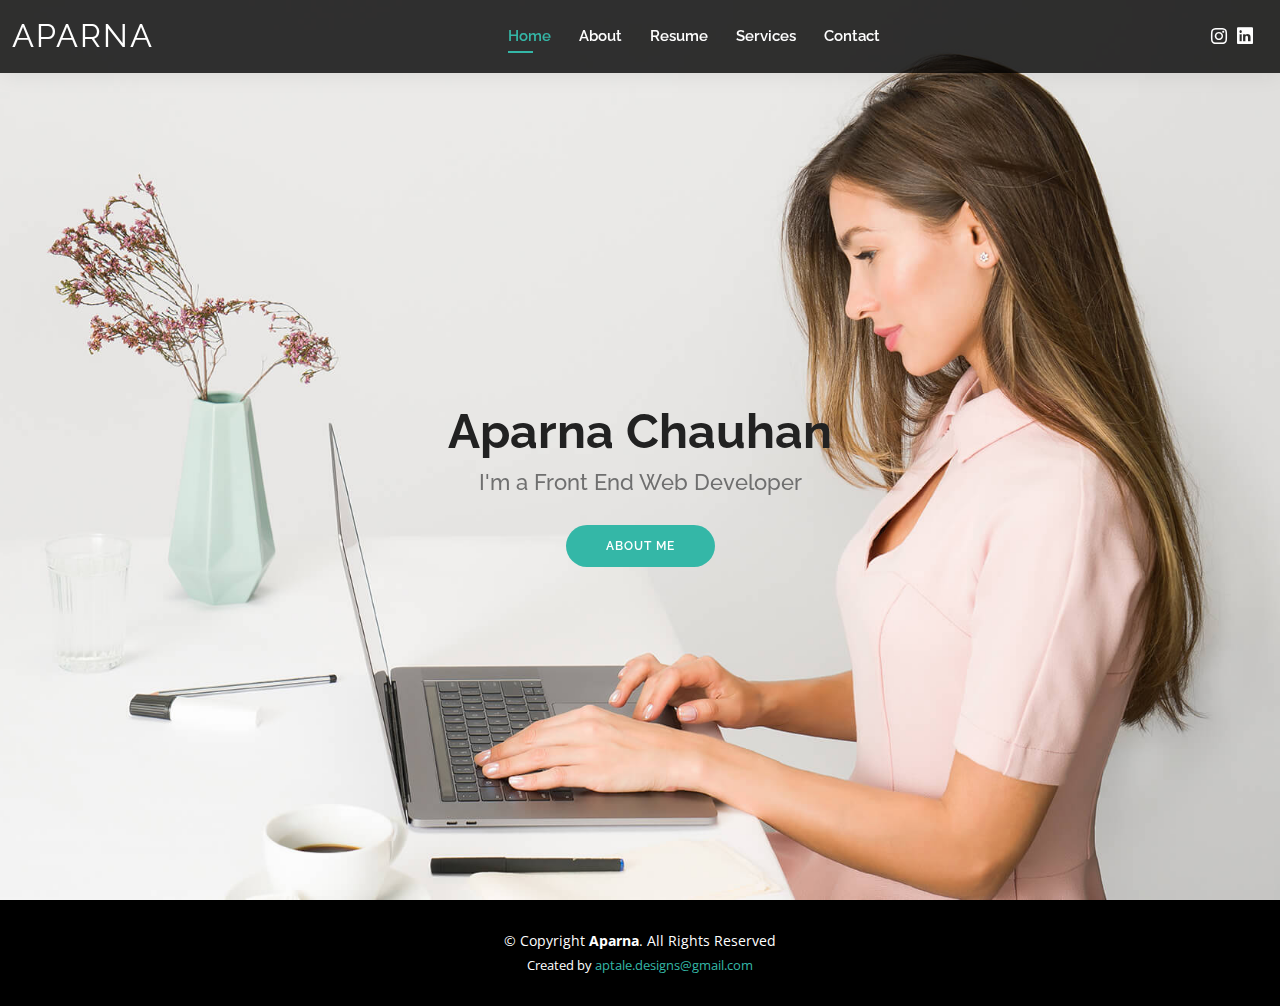
<file: index.html>
<!DOCTYPE html>
<html lang="en">

<head>
  <meta charset="utf-8">
  <meta content="width=device-width, initial-scale=1.0" name="viewport">

  <title>Aparna - Index</title>
  <meta content="" name="description">
  <meta content="" name="keywords">

  <!-- Favicons 
  <link href="assets/img/favicon.png" rel="icon">
  <link href="assets/img/apple-touch-icon.png" rel="apple-touch-icon">-->

  <!-- Google Fonts -->
  <link href="https://fonts.googleapis.com/css?family=Open+Sans:300,300i,400,400i,600,600i,700,700i|Raleway:300,300i,400,400i,500,500i,600,600i,700,700i|Poppins:300,300i,400,400i,500,500i,600,600i,700,700i" rel="stylesheet">

  <!-- Vendor CSS Files -->
  <link href="vendor/aos/aos.css" rel="stylesheet">
  <link href="vendor/bootstrap/css/bootstrap.min.css" rel="stylesheet">
  <link href="vendor/bootstrap-icons/bootstrap-icons.css" rel="stylesheet">
  <link href="vendor/boxicons/css/boxicons.min.css" rel="stylesheet">
  <link href="vendor/glightbox/css/glightbox.min.css" rel="stylesheet">
  <link href="vendor/swiper/swiper-bundle.min.css" rel="stylesheet">

  <!-- Template Main CSS File -->
  <link href="assets/css/style.css" rel="stylesheet">

</head>

<body>

  <!-- ======= Header ======= -->
  <header id="header" class="fixed-top">
    <div class="container-fluid d-flex justify-content-between align-items-center">
      <h1 class="logo me-auto me-lg-0"><a href="index.html">Aparna</a></h1>

      <nav id="navbar" class="navbar order-last order-lg-0">
        <ul>
          <li><a class="active" href="index.html">Home</a></li>
          <li><a href="about.html">About</a></li>
          <li><a href="resume.html">Resume</a></li>
          <li><a href="services.html">Services</a></li>
          <li><a href="contact.html">Contact</a></li>
        </ul>
        
      </nav><!-- .navbar -->

      <div class="header-social-links">
        <a href="https://www.instagram.com/aptale_designs._/" class="instagram"><i class="bi bi-instagram"></i></a>
        <a href="https://www.linkedin.com/in/aparna-chauhan-863078229/" class="linkedin"><i class="bi bi-linkedin"></i></i></a>
      </div>

    </div>

  </header><!-- End Header -->

  <!-- ======= Hero Section ======= -->
  <section id="hero" class="d-flex align-items-center">
    <div class="container d-flex flex-column align-items-center" data-aos="zoom-in" data-aos-delay="100">
      <h1>Aparna Chauhan</h1>
      <h2>I'm a Front End Web Developer</h2>
      <a href="about.html" class="btn-about">About Me</a>
    </div>
  </section><!-- End Hero -->

  <!-- ======= Footer ======= -->
  <footer id="footer">
    <div class="container">
      <div class="copyright">
        &copy; Copyright <strong><span>Aparna</span></strong>. All Rights Reserved
      </div>
      <div class="credits">
        Created by <a>aptale.designs@gmail.com</a>
      </div>
    </div>
  </footer><!-- End  Footer -->

  <div id="preloader"></div>
  <a href="#" class="back-to-top d-flex align-items-center justify-content-center"><i class="bi bi-arrow-up-short"></i></a>

  <!-- Vendor JS Files -->
  <script src="vendor/aos/aos.js"></script>
  <script src="vendor/bootstrap/js/bootstrap.bundle.min.js"></script>
  <script src="vendor/glightbox/js/glightbox.min.js"></script>
  <script src="vendor/isotope-layout/isotope.pkgd.min.js"></script>
  <script src="vendor/php-email-form/validate.js"></script>
  <script src="vendor/purecounter/purecounter.js"></script>
  <script src="vendor/swiper/swiper-bundle.min.js"></script>
  <script src="vendor/waypoints/noframework.waypoints.js"></script>

  <!-- Template Main JS File -->
  <script src="assets/js/main.js"></script>

</body>

</html>
</file>
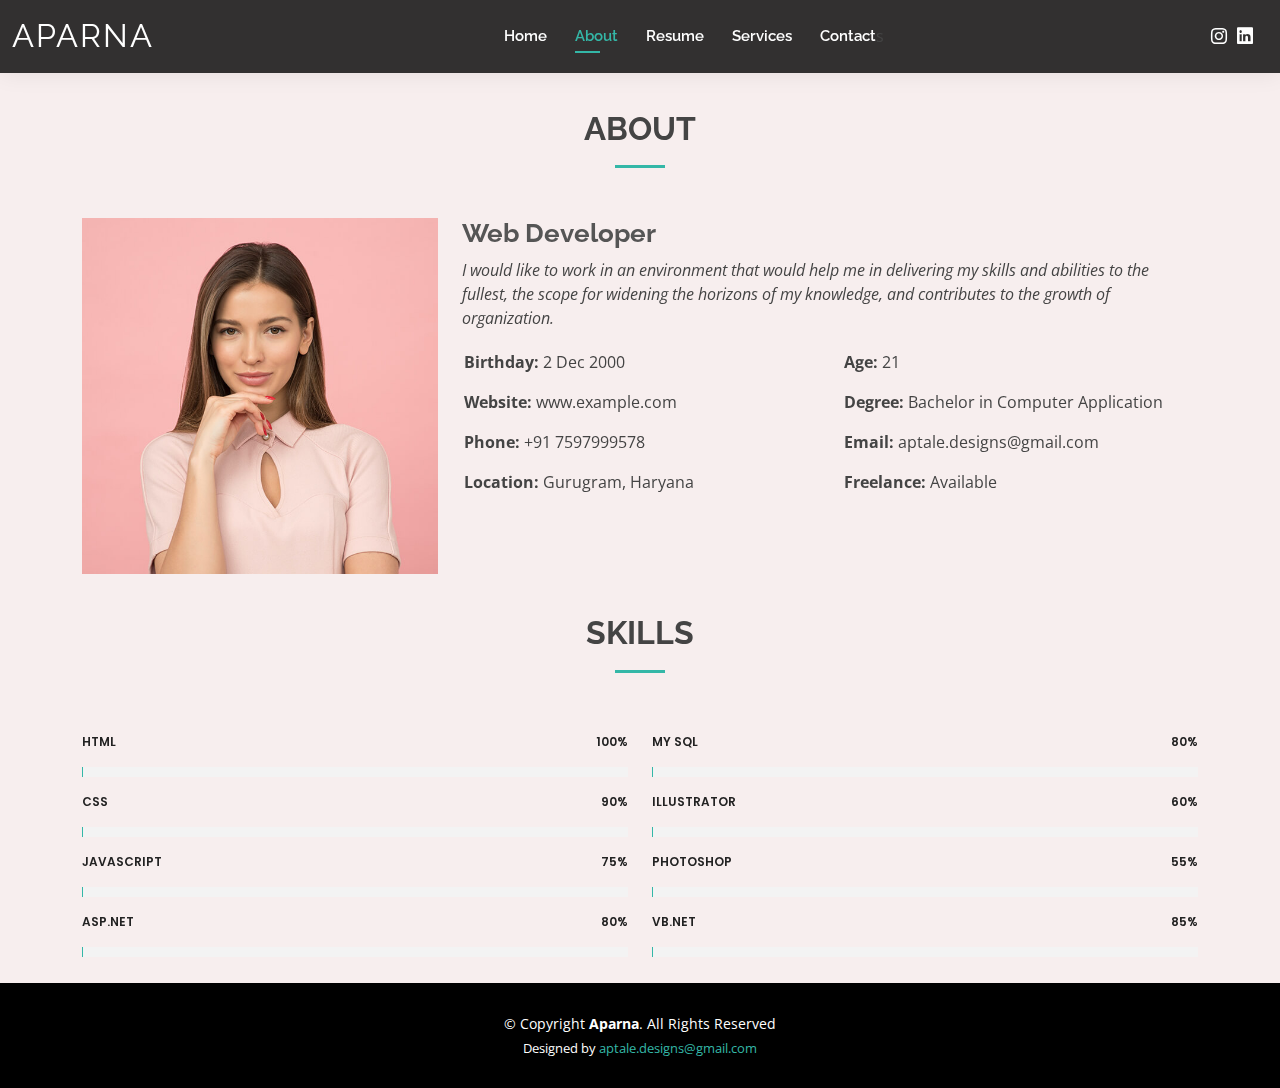
<file: about.html>
<!DOCTYPE html>
<html lang="en">

<head>
  <meta charset="utf-8">
  <meta content="width=device-width, initial-scale=1.0" name="viewport">

  <title>About - Aparna</title>
  <meta content="" name="description">
  <meta content="" name="keywords">

  <!-- Favicons
  <link href="assets/img/favicon.png" rel="icon">
  <link href="assets/img/apple-touch-icon.png" rel="apple-touch-icon"> -->

  <!-- Google Fonts -->
  <link
    href="https://fonts.googleapis.com/css?family=Open+Sans:300,300i,400,400i,600,600i,700,700i|Raleway:300,300i,400,400i,500,500i,600,600i,700,700i|Poppins:300,300i,400,400i,500,500i,600,600i,700,700i"
    rel="stylesheet">

  <!-- Vendor CSS Files -->
  <link href="vendor/aos/aos.css" rel="stylesheet">
  <link href="vendor/bootstrap/css/bootstrap.min.css" rel="stylesheet">
  <link href="vendor/bootstrap-icons/bootstrap-icons.css" rel="stylesheet">
  <link href="vendor/boxicons/css/boxicons.min.css" rel="stylesheet">
  <link href="vendor/glightbox/css/glightbox.min.css" rel="stylesheet">
  <link href="vendor/swiper/swiper-bundle.min.css" rel="stylesheet">

  <!-- Template Main CSS File -->
  <link href="assets/css/style.css" rel="stylesheet">

</head>

<body>

  <!-- ======= Header ======= -->
  <header id="header" class="fixed-top">
    <div class="container-fluid d-flex justify-content-between align-items-center">

      <h1 class="logo me-auto me-lg-0"><a href="index.html">Aparna</a></h1>

      <nav id="navbar" class="navbar order-last order-lg-0">
        <ul>
          <li><a href="index.html">Home</a></li>
          <li><a class="active"  href="about.html">About</a></li>
          <li><a href="resume.html">Resume</a></li>
          <li><a href="services.html">Services</a></li>
          <li><a href="contact.html">Contact</a></li>
        </ul>
        <i class="bi bi-list mobile-nav-toggle"></i>s
      </nav><!-- .navbar -->

      <div class="header-social-links">
        <a href="https://www.instagram.com/aptale_designs._/" class="instagram"><i class="bi bi-instagram"></i></a>
        <a href="https://www.linkedin.com/in/aparna-chauhan-863078229/" class="linkedin"><i class="bi bi-linkedin"></i></i></a>
      </div>

    </div>

  </header><!-- End Header -->

  <main id="main">

    <!-- ======= About Section ======= -->
    <section id="about" class="about">
      <div class="container" data-aos="fade-up">

        <div class="section-title" style="margin-top: 40px;"">
          <h2>About</h2>
          
        </div>

        <div class="row">
          <div class="col-lg-4">
            <img src="assets/img/about.jpg" class="img-fluid" alt="">
          </div>
          <div class="col-lg-8 pt-4 pt-lg-0 content">
            <h3>Web Developer</h3>
            <p class="fst-italic">
              I would like to work in an environment that would help me in
              delivering my skills and abilities to the fullest, the scope for
              widening the horizons of my knowledge, and contributes to
              the growth of organization.
            </p>
            <div class="row">
              <div class="col-lg-6">
                <ul>
                  <li><i class="bi bi-rounded-right"></i> <strong>Birthday:</strong> 2 Dec 2000</li>
                  <li><i class="bi bi-rounded-right"></i> <strong>Website:</strong> www.example.com</li>
                  <li><i class="bi bi-rounded-right"></i> <strong>Phone:</strong> +91 7597999578</li>
                  <li><i class="bi bi-rounded-right"></i> <strong>Location:</strong> Gurugram, Haryana </li>
                </ul>
              </div>
              <div class="col-lg-6">
                <ul>
                  <li><i class="bi bi-rounded-right"></i> <strong>Age:</strong> 21</li>
                  <li><i class="bi bi-rounded-right"></i> <strong>Degree:</strong> Bachelor in Computer Application</li>
                  <li><i class="bi bi-rounded-right"></i> <strong>Email:</strong> aptale.designs@gmail.com</li>
                  <li><i class="bi bi-rounded-right"></i> <strong>Freelance:</strong> Available</li>
                </ul>
              </div>
            </div>
          </div>
        </div>

      </div>
    </section><!-- End About Section -->

    <!-- ======= Skills Section ======= -->
    <section id="skills" class="skills">
      <div class="container" data-aos="fade-up">

        <div class="section-title">
          <h2>Skills</h2>
          
        </div>

        <div class="row skills-content">

          <div class="col-lg-6">

            <div class="progress">
              <span class="skill">HTML <i class="val">100%</i></span>
              <div class="progress-bar-wrap">
                <div class="progress-bar" role="progressbar" aria-valuenow="100" aria-valuemin="0" aria-valuemax="100">
                </div>
              </div>
            </div>

            <div class="progress">
              <span class="skill">CSS <i class="val">90%</i></span>
              <div class="progress-bar-wrap">
                <div class="progress-bar" role="progressbar" aria-valuenow="90" aria-valuemin="0" aria-valuemax="100">
                </div>
              </div>
            </div>

            <div class="progress">
              <span class="skill">JavaScript <i class="val">75%</i></span>
              <div class="progress-bar-wrap">
                <div class="progress-bar" role="progressbar" aria-valuenow="75" aria-valuemin="0" aria-valuemax="100">
                </div>
              </div>
            </div>

            <div class="progress">
              <span class="skill">Asp.net <i class="val">80%</i></span>
              <div class="progress-bar-wrap">
                <div class="progress-bar" role="progressbar" aria-valuenow="80" aria-valuemin="0" aria-valuemax="100">
                </div>
              </div>
            </div>

          </div>

          <div class="col-lg-6">

            <div class="progress">
              <span class="skill">My Sql <i class="val">80%</i></span>
              <div class="progress-bar-wrap">
                <div class="progress-bar" role="progressbar" aria-valuenow="80" aria-valuemin="0" aria-valuemax="100">
                </div>
              </div>
            </div>

            <div class="progress">
              <span class="skill">Illustrator <i class="val">60%</i></span>
              <div class="progress-bar-wrap">
                <div class="progress-bar" role="progressbar" aria-valuenow="60" aria-valuemin="0" aria-valuemax="100">
                </div>
              </div>
            </div>

            <div class="progress">
              <span class="skill">Photoshop <i class="val">55%</i></span>
              <div class="progress-bar-wrap">
                <div class="progress-bar" role="progressbar" aria-valuenow="55" aria-valuemin="0" aria-valuemax="100">
                </div>
              </div>
            </div>

            <div class="progress">
              <span class="skill">vb.net <i class="val">85%</i></span>
              <div class="progress-bar-wrap">
                <div class="progress-bar" role="progressbar" aria-valuenow="85" aria-valuemin="0" aria-valuemax="100">
                </div>
              </div>
            </div>

          </div>

        </div>

      </div>
    </section><!-- End Skills Section -->

  </main><!-- End #main -->

  <!-- ======= Footer ======= -->
  <footer id="footer">
    <div class="container">
      <div class="copyright">
        &copy; Copyright <strong><span>Aparna</span></strong>. All Rights Reserved
      </div>
      <div class="credits">
        Designed by <a>aptale.designs@gmail.com</a>
      </div>
    </div>
  </footer><!-- End  Footer -->

  <div id="preloader"></div>
  <a href="#" class="back-to-top d-flex align-items-center justify-content-center"><i
      class="bi bi-arrow-up-short"></i></a>

  <!-- Vendor JS Files -->
  <script src="vendor/aos/aos.js"></script>
  <script src="vendor/bootstrap/js/bootstrap.bundle.min.js"></script>
  <script src="vendor/glightbox/js/glightbox.min.js"></script>
  <script src="vendor/isotope-layout/isotope.pkgd.min.js"></script>
  <script src="vendor/php-email-form/validate.js"></script>
  <script src="vendor/purecounter/purecounter.js"></script>
  <script src="vendor/swiper/swiper-bundle.min.js"></script>
  <script src="vendor/waypoints/noframework.waypoints.js"></script>

  <!-- Template Main JS File -->
  <script src="assets/js/main.js"></script>

</body>

</html>
</file>
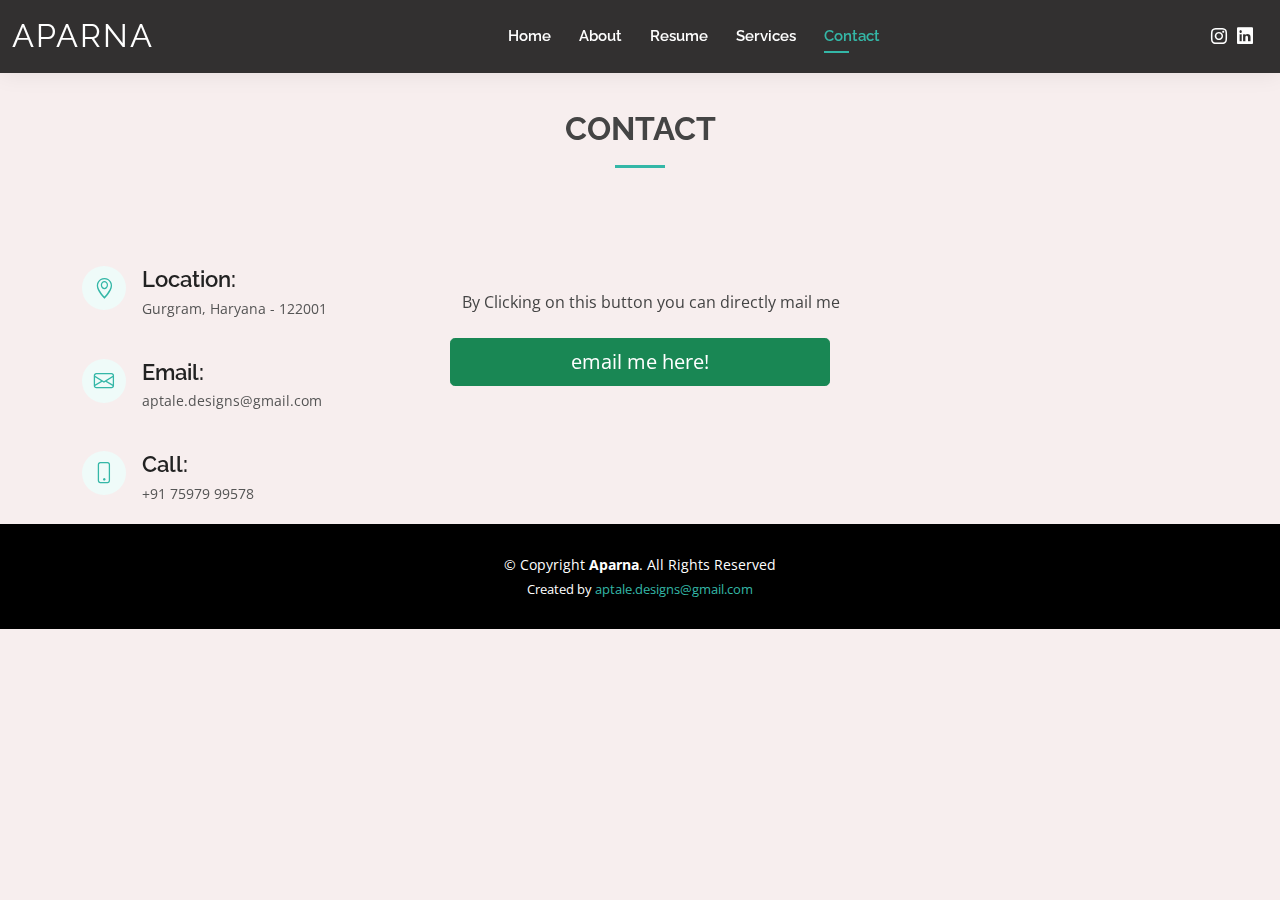
<file: contact.html>
<!DOCTYPE html>
<html lang="en">

<head>
  <meta charset="utf-8">
  <meta content="width=device-width, initial-scale=1.0" name="viewport">

  <title>Contact - Aparna</title>
  <meta content="" name="description">
  <meta content="" name="keywords">

  <!-- Favicons -->
  <link href="assets/img/favicon.png" rel="icon">
  <link href="assets/img/apple-touch-icon.png" rel="apple-touch-icon">

  <!-- Google Fonts -->
  <link href="https://fonts.googleapis.com/css?family=Open+Sans:300,300i,400,400i,600,600i,700,700i|Raleway:300,300i,400,400i,500,500i,600,600i,700,700i|Poppins:300,300i,400,400i,500,500i,600,600i,700,700i" rel="stylesheet">

  <!-- Vendor CSS Files -->
  <link href="vendor/aos/aos.css" rel="stylesheet">
  <link href="vendor/bootstrap/css/bootstrap.min.css" rel="stylesheet">
  <link href="vendor/bootstrap-icons/bootstrap-icons.css" rel="stylesheet">
  <link href="vendor/boxicons/css/boxicons.min.css" rel="stylesheet">
  <link href="vendor/glightbox/css/glightbox.min.css" rel="stylesheet">
  <link href="vendor/swiper/swiper-bundle.min.css" rel="stylesheet">

  <!-- Template Main CSS File -->
  <link href="assets/css/style.css" rel="stylesheet">

</head>

<body>

  <!-- ======= Header ======= -->
  <header id="header" class="fixed-top">
    <div class="container-fluid d-flex justify-content-between align-items-center">

      <h1 class="logo me-auto me-lg-0"><a href="index.html">Aparna</a></h1>
      <!-- Uncomment below if you prefer to use an image logo -->
      <!-- <a href="index.html" class="logo"><img src="assets/img/logo.png" alt="" class="img-fluid"></a>-->

      <nav id="navbar" class="navbar order-last order-lg-0">
        <ul>
          <li><a href="index.html">Home</a></li>
          <li><a href="about.html">About</a></li>
          <li><a href="resume.html">Resume</a></li>
          <li><a href="services.html">Services</a></li>
          <li><a class="active" href="contact.html">Contact</a></li>
        </ul>
        <i class="bi bi-list mobile-nav-toggle"></i>
      </nav><!-- .navbar -->

      <div class="header-social-links">
        <a href="https://www.instagram.com/aptale_designs._/" class="instagram"><i class="bi bi-instagram"></i></a>
        <a href="https://www.linkedin.com/in/aparna-chauhan-863078229/" class="linkedin"><i class="bi bi-linkedin"></i></i></a>
      </div>

    </div>

  </header><!-- End Header -->

  <main id="main">

    <!-- ======= Contact Section ======= -->
    <section id="contact" class="contact">
      <div class="container" data-aos="fade-up" style="margin-top: 40px;">

        <div class="section-title">
          <h2>Contact</h2>
          
        </div>
        <div class="row mt-5">

          <div class="col-lg-4">
            <div class="info">
              <div class="address">
                <i class="bi bi-geo-alt"></i>
                <h4>Location:</h4>
                <p>Gurgram, Haryana - 122001</p>
              </div>

              <div class="email">
                <i class="bi bi-envelope"></i>
                <h4>Email:</h4>
                <p>aptale.designs@gmail.com</p>
              </div>

              <div class="phone">
                <i class="bi bi-phone"></i>
                <h4>Call:</h4>
                <p>+91 75979 99578</p>
              </div>

            </div>

          </div>

          <div class="col-lg-8 mt-5 mt-lg-0">

            <form action="forms/contact.php" method="post" role="form" class="php-email-form">
              <div class="row">
                <span class="my-4">By Clicking on this button you can directly mail me</span>
                <a href="mailto:aptale.designs@gmail.com" class="btn btn-success btn-lg w-50">email me here!</a>
              </div>
              
              
              
              
            </form>

          </div>

        </div>

      </div>
    </section><!-- End Contact Section -->

  </main><!-- End #main -->

  <!-- ======= Footer ======= -->
  <footer id="footer">
    <div class="container">
      <div class="copyright">
        &copy; Copyright <strong><span>Aparna</span></strong>. All Rights Reserved
      </div>
      <div class="credits">
        Created by <a>aptale.designs@gmail.com</a>
      </div>
    </div>
  </footer><!-- End  Footer -->

  <div id="preloader"></div>
  <a href="#" class="back-to-top d-flex align-items-center justify-content-center"><i class="bi bi-arrow-up-short"></i></a>

  <!-- Vendor JS Files -->
  <script src="vendor/aos/aos.js"></script>
  <script src="vendor/bootstrap/js/bootstrap.bundle.min.js"></script>
  <script src="vendor/glightbox/js/glightbox.min.js"></script>
  <script src="vendor/isotope-layout/isotope.pkgd.min.js"></script>
  <script src="vendor/php-email-form/validate.js"></script>
  <script src="vendor/purecounter/purecounter.js"></script>
  <script src="vendor/swiper/swiper-bundle.min.js"></script>
  <script src="vendor/waypoints/noframework.waypoints.js"></script>

  <!-- Template Main JS File -->
  <script src="assets/js/main.js"></script>

</body>

</html>
</file>
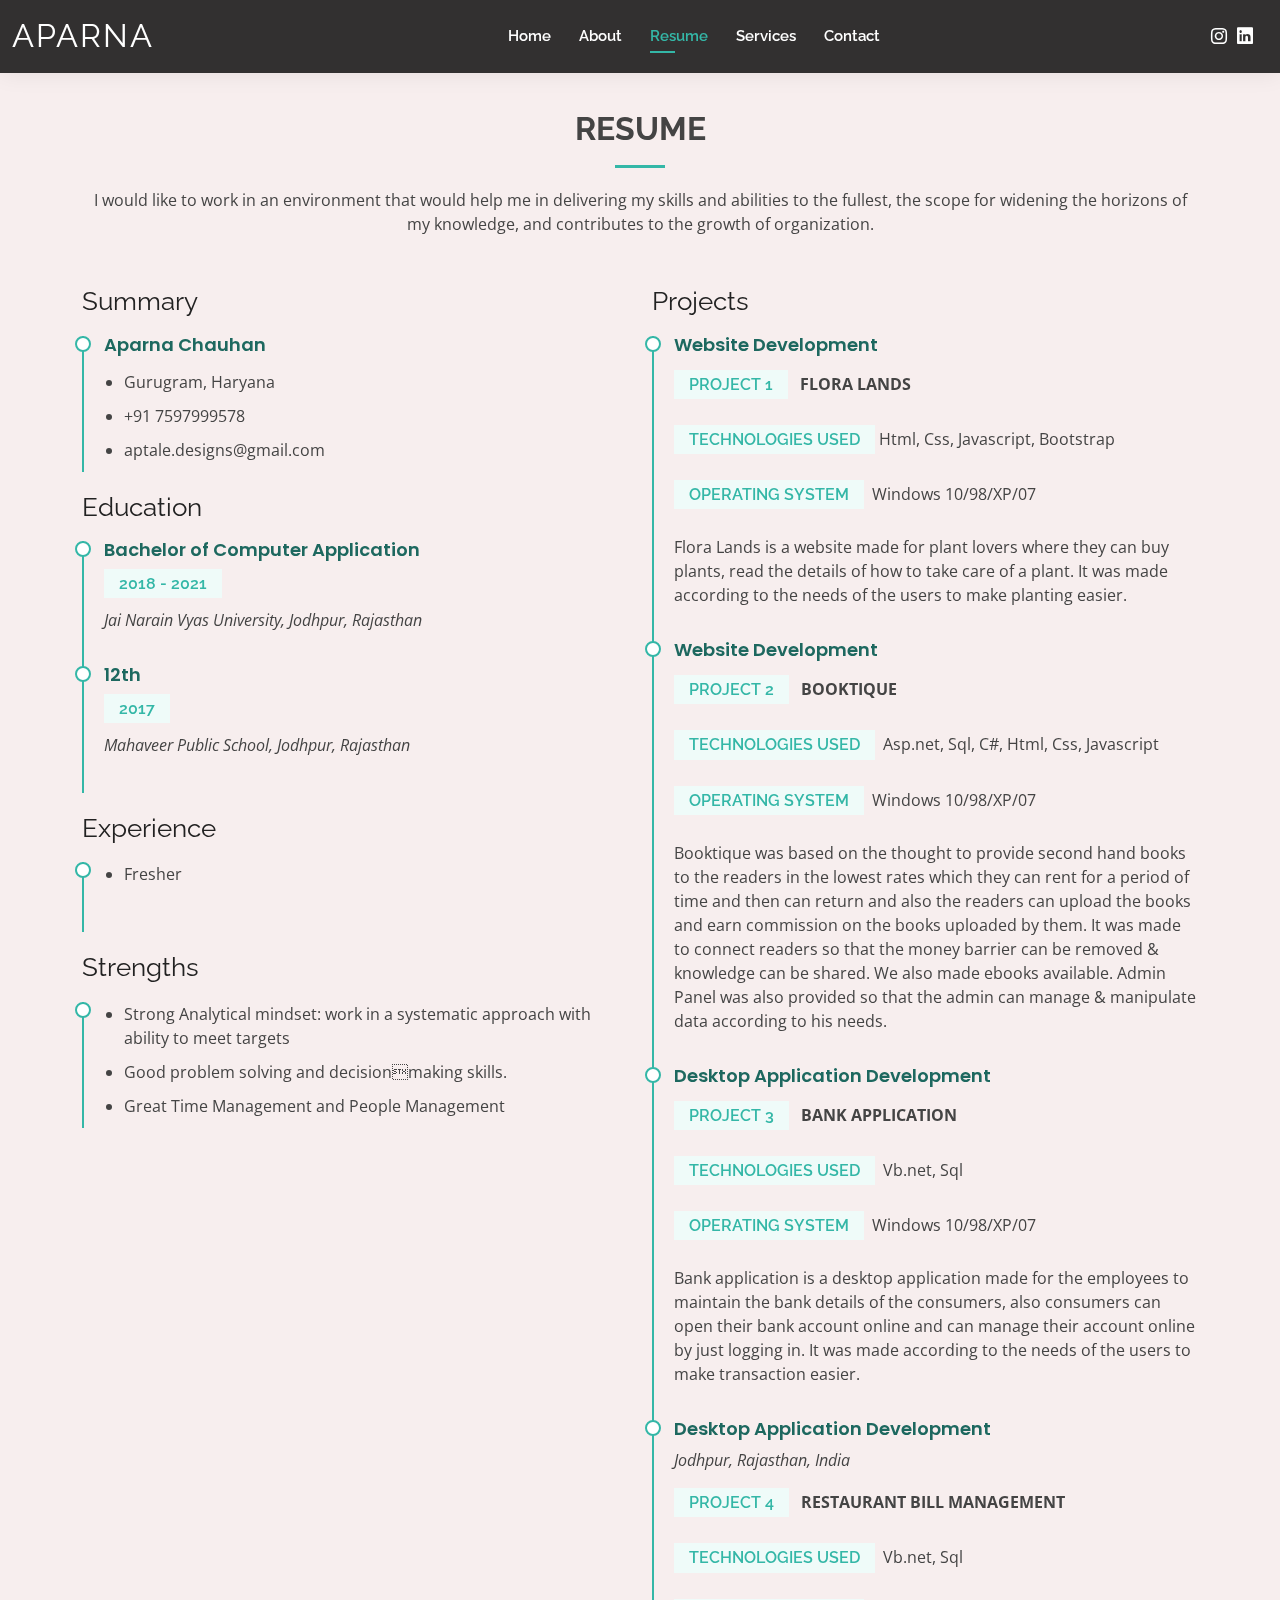
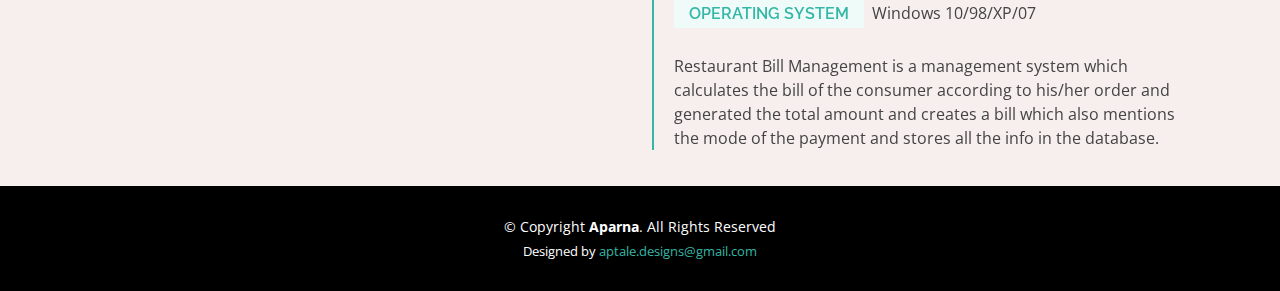
<file: resume.html>
<!DOCTYPE html>
<html lang="en">

<head>
  <meta charset="utf-8">
  <meta content="width=device-width, initial-scale=1.0" name="viewport">

  <title>Resume - Aparna</title>
  <meta content="" name="description">
  <meta content="" name="keywords">

  <!-- Favicons -->
  <link href="assets/img/favicon.png" rel="icon">
  <link href="assets/img/apple-touch-icon.png" rel="apple-touch-icon">

  <!-- Google Fonts -->
  <link
    href="https://fonts.googleapis.com/css?family=Open+Sans:300,300i,400,400i,600,600i,700,700i|Raleway:300,300i,400,400i,500,500i,600,600i,700,700i|Poppins:300,300i,400,400i,500,500i,600,600i,700,700i"
    rel="stylesheet">

  <!-- Vendor CSS Files -->
  <link href="vendor/aos/aos.css" rel="stylesheet">
  <link href="vendor/bootstrap/css/bootstrap.min.css" rel="stylesheet">
  <link href="vendor/bootstrap-icons/bootstrap-icons.css" rel="stylesheet">
  <link href="vendor/boxicons/css/boxicons.min.css" rel="stylesheet">
  <link href="vendor/glightbox/css/glightbox.min.css" rel="stylesheet">
  <link href="vendor/swiper/swiper-bundle.min.css" rel="stylesheet">

  <!-- Template Main CSS File -->
  <link href="assets/css/style.css" rel="stylesheet">

</head>

<body>

  <!-- ======= Header ======= -->
  <header id="header" class="fixed-top">
    <div class="container-fluid d-flex justify-content-between align-items-center">

      <h1 class="logo me-auto me-lg-0"><a href="index.html">Aparna</a></h1>
      <!-- Uncomment below if you prefer to use an image logo -->
      <!-- <a href="index.html" class="logo"><img src="assets/img/logo.png" alt="" class="img-fluid"></a>-->

      <nav id="navbar" class="navbar order-last order-lg-0">
        <ul>
          <li><a href="index.html">Home</a></li>
          <li><a href="about.html">About</a></li>
          <li><a class="active" href="resume.html">Resume</a></li>
          <li><a href="services.html">Services</a></li>
          <li><a href="contact.html">Contact</a></li>
        </ul>
        <i class="bi bi-list mobile-nav-toggle"></i>
      </nav><!-- .navbar -->

      <div class="header-social-links">
        <a href="https://www.instagram.com/aptale_designs._/" class="instagram"><i class="bi bi-instagram"></i></a>
        <a href="https://www.linkedin.com/in/aparna-chauhan-863078229/" class="linkedin"><i
            class="bi bi-linkedin"></i></i></a>
      </div>

    </div>

  </header><!-- End Header -->

  <main id="main">

    <!-- ======= Resume Section ======= -->
    <section id="resume" class="resume">
      <div class="container" data-aos="fade-up">

        <div class="section-title" style="margin-top: 40px;">
          <h2>Resume</h2>
          <p>I would like to work in an environment that would help me in
            delivering my skills and abilities to the fullest, the scope for
            widening the horizons of my knowledge, and contributes to
            the growth of organization.</p>
        </div>

        <div class="row">
          <div class="col-lg-6">
            <h3 class="resume-title">Summary</h3>
            <div class="resume-item pb-0">
              <h4>Aparna Chauhan</h4>
              <p>
              <ul>
                <li>Gurugram, Haryana</li>
                <li>+91 7597999578</li>
                <li>aptale.designs@gmail.com</li>
              </ul>
              </p>
            </div>

            <h3 class="resume-title">Education</h3>
            <div class="resume-item">
              <h4>Bachelor of Computer Application</h4>
              <h5>2018 - 2021</h5>
              <p><em>Jai Narain Vyas University, Jodhpur, Rajasthan</em></p>

            </div>
            <div class="resume-item">
              <h4>12th</h4>
              <h5>2017</h5>
              <p><em>Mahaveer Public School, Jodhpur, Rajasthan</em></p>

            </div>

            <h3 class="resume-title">Experience</h3>
            <div class="resume-item">
              <h4></h4>
              <ul>
                <li>Fresher</li>
              </ul>
            </div>

            <h3 class="resume-title">Strengths</h3>
            <div class="resume-item">
              <h4></h4>
              <p>
              <ul>
                <li>Strong Analytical mindset: work in a
                  systematic approach with ability to
                  meet targets</li>
                <li>
                  Good problem solving and decisionmaking skills.
                </li>
                <li>Great Time Management and People
                  Management</Li>
              </ul>
              </p>
            </div>


          </div>
          <div class="col-lg-6">
            <h3 class="resume-title">Projects</h3>
            <div class="resume-item">
              <h4>Website Development</h4>
              <p>
              <h5>PROJECT 1</h5><b> &nbsp; FLORA LANDS</b></p>
              <p>
              <h5>TECHNOLOGIES USED</h5>&nbsp;Html, Css, Javascript, Bootstrap</p>
              <p>
              <h5>OPERATING SYSTEM</h5>&nbsp; Windows 10/98/XP/07 </p>

              <p>Flora Lands is a website made for plant lovers where they can buy plants,
                read the details of how to take care of a plant. It was made according to the needs
                of the users to make planting easier.</p>

              </p>
            </div>

            <div class="resume-item">
              <h4>Website Development</h4>
              <p>
              <h5>PROJECT 2</h5><b> &nbsp; BOOKTIQUE</b></p>
              <p>
              <h5>TECHNOLOGIES USED</h5>&nbsp; Asp.net, Sql, C#, Html, Css, Javascript</p>
              <p>
              <h5>OPERATING SYSTEM</h5>&nbsp; Windows 10/98/XP/07 </p>

              <p>Booktique was based on the thought to provide second hand books to the
                readers in the lowest rates which they can rent for a period of time and
                then can return and also the readers can upload the books and earn
                commission on the books uploaded by them. It was made to connect
                readers so that the money barrier can be removed & knowledge can be
                shared. We also made ebooks available. Admin Panel was also provided so
                that the admin can manage & manipulate data according to his needs.
              </p>

              </p>
            </div>

            <div class="resume-item">
              <h4>Desktop Application Development</h4>
              <p>
              <h5>PROJECT 3</h5><b> &nbsp; BANK APPLICATION</b></p>
              <p>
              <h5>TECHNOLOGIES USED</h5>&nbsp; Vb.net, Sql</p>
              <p>
              <h5>OPERATING SYSTEM</h5>&nbsp; Windows 10/98/XP/07 </p>

              <p>Bank application is a desktop application made for the employees to
                maintain the bank details of the consumers, also consumers can open their
                bank account online and can manage their account online by just logging
                in. It was made according to the needs of the users to make transaction
                easier.</p>

              </p>
            </div>

            <div class="resume-item">
              <h4>Desktop Application Development</h4>
              <p><em>Jodhpur, Rajasthan, India </em></p>
              <p>
              <h5>PROJECT 4</h5><b> &nbsp; RESTAURANT BILL MANAGEMENT</b></p>
              <p>
              <h5>TECHNOLOGIES USED</h5>&nbsp; Vb.net, Sql</p>
              <p>
              <h5>OPERATING SYSTEM</h5>&nbsp; Windows 10/98/XP/07 </p>

              <p>Restaurant Bill Management is a management system which calculates the
                bill of the consumer according to his/her order and generated the total
                amount and creates a bill which also mentions the mode of the payment
                and stores all the info in the database.</p>

              </p>
            </div>
          </div>
        </div>

      </div>
    </section><!-- End Resume Section -->

  </main><!-- End #main -->

  <!-- ======= Footer ======= -->
  <footer id="footer">
    <div class="container">
      <div class="copyright">
        &copy; Copyright <strong><span>Aparna</span></strong>. All Rights Reserved
      </div>
      <div class="credits">
        Designed by <a>aptale.designs@gmail.com</a>
      </div>
    </div>
  </footer><!-- End  Footer -->

  <div id="preloader"></div>
  <a href="#" class="back-to-top d-flex align-items-center justify-content-center"><i
      class="bi bi-arrow-up-short"></i></a>

  <!-- Vendor JS Files -->
  <script src="vendor/aos/aos.js"></script>
  <script src="vendor/bootstrap/js/bootstrap.bundle.min.js"></script>
  <script src="vendor/glightbox/js/glightbox.min.js"></script>
  <script src="vendor/isotope-layout/isotope.pkgd.min.js"></script>
  <script src="vendor/php-email-form/validate.js"></script>
  <script src="vendor/purecounter/purecounter.js"></script>
  <script src="vendor/swiper/swiper-bundle.min.js"></script>
  <script src="vendor/waypoints/noframework.waypoints.js"></script>

  <!-- Template Main JS File -->
  <script src="assets/js/main.js"></script>

</body>

</html>
</file>
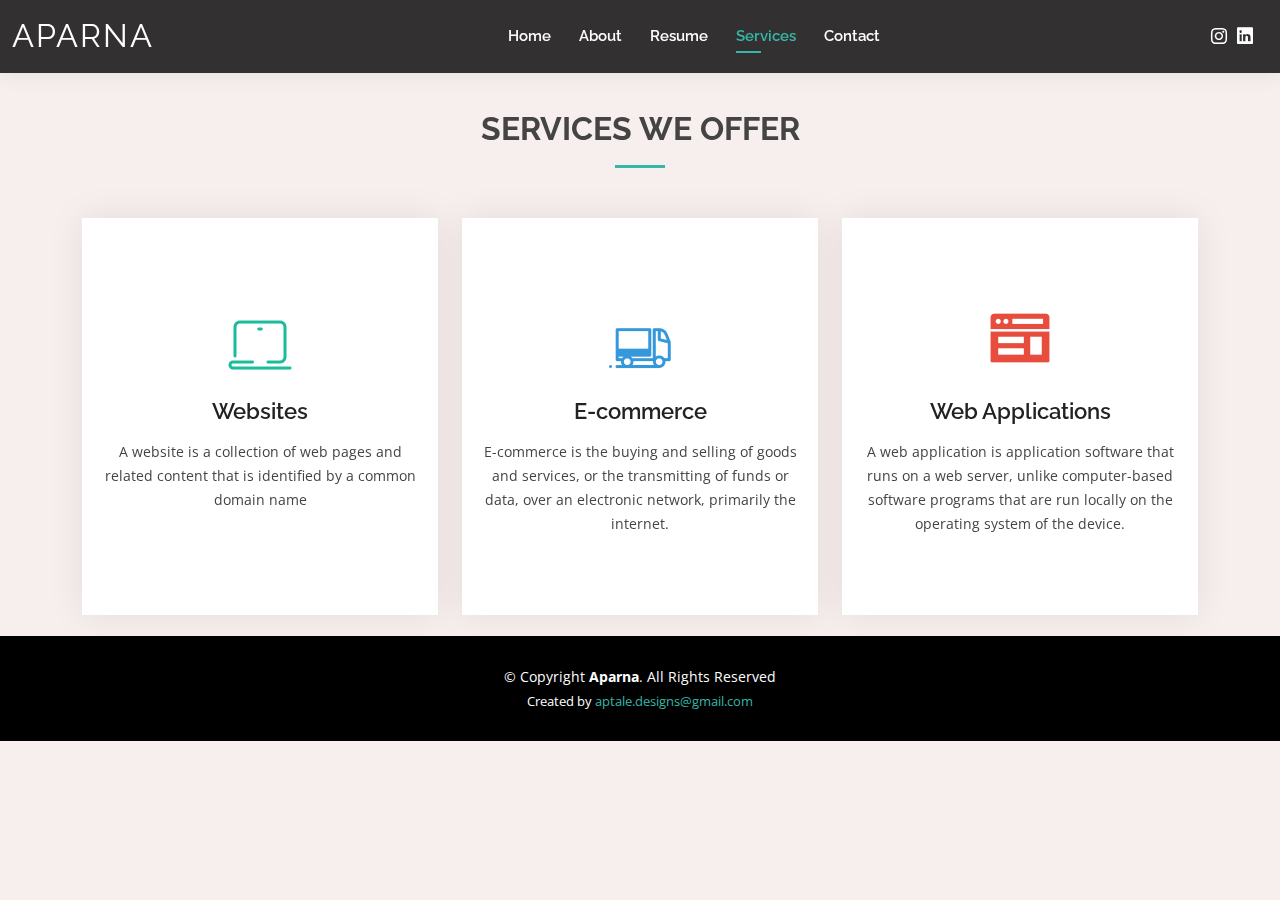
<file: services.html>
<!DOCTYPE html>
<html lang="en">

<head>
  <meta charset="utf-8">
  <meta content="width=device-width, initial-scale=1.0" name="viewport">

  <title>Services - Aparna</title>
  <meta content="" name="description">
  <meta content="" name="keywords">

  <!-- Favicons -->
  <link href="assets/img/favicon.png" rel="icon">
  <link href="assets/img/apple-touch-icon.png" rel="apple-touch-icon">

  <!-- Google Fonts -->
  <link
    href="https://fonts.googleapis.com/css?family=Open+Sans:300,300i,400,400i,600,600i,700,700i|Raleway:300,300i,400,400i,500,500i,600,600i,700,700i|Poppins:300,300i,400,400i,500,500i,600,600i,700,700i"
    rel="stylesheet">

  <!-- Vendor CSS Files -->
  <link href="vendor/aos/aos.css" rel="stylesheet">
  <link href="vendor/bootstrap/css/bootstrap.min.css" rel="stylesheet">
  <link href="vendor/bootstrap-icons/bootstrap-icons.css" rel="stylesheet">
  <link href="vendor/boxicons/css/boxicons.min.css" rel="stylesheet">
  <link href="vendor/glightbox/css/glightbox.min.css" rel="stylesheet">
  <link href="vendor/swiper/swiper-bundle.min.css" rel="stylesheet">

  <!-- Template Main CSS File -->
  <link href="assets/css/style.css" rel="stylesheet">

</head>

<body>

  <!-- ======= Header ======= -->
  <header id="header" class="fixed-top">
    <div class="container-fluid d-flex justify-content-between align-items-center">

      <h1 class="logo me-auto me-lg-0"><a href="index.html">Aparna</a></h1>
      <!-- Uncomment below if you prefer to use an image logo -->
      <!-- <a href="index.html" class="logo"><img src="assets/img/logo.png" alt="" class="img-fluid"></a>-->

      <nav id="navbar" class="navbar order-last order-lg-0">
        <ul>
          <li><a href="index.html">Home</a></li>
          <li><a href="about.html">About</a></li>
          <li><a href="resume.html">Resume</a></li>
          <li><a class="active" href="services.html">Services</a></li>
          <li><a href="contact.html">Contact</a></li>
        </ul>
        <i class="bi bi-list mobile-nav-toggle"></i>
      </nav><!-- .navbar -->

      <div class="header-social-links">
        <a href="https://www.instagram.com/aptale_designs._/" class="instagram"><i class="bi bi-instagram"></i></a>
        <a href="https://www.linkedin.com/in/aparna-chauhan-863078229/" class="linkedin"><i class="bi bi-linkedin"></i></i></a>
      </div>

    </div>

  </header><!-- End Header -->

  <main id="main">

    <!-- ======= Services Section ======= -->
    <section id="services" class="services">
      <div class="container" data-aos="fade-up">

        <div class="section-title" style="margin-top: 40px;">
          <h2>Services We Offer</h2>          
        </div>

        <div class="row">
          <div class="col-lg-4 col-md-6 d-flex align-items-stretch" data-aos="zoom-in" data-aos-delay="100">
            <div class="icon-box iconbox-blue">
              <div class="icon">
                <img src="assets/img/websites.png">
              </div>
              <h4><a href="">Websites</a></h4>
              <p>A website is a collection of web pages and related content that is identified by a common domain name</p>
            </div>
          </div>

          <div class="col-lg-4 col-md-6 d-flex align-items-stretch mt-4 mt-md-0" data-aos="zoom-in"
            data-aos-delay="200">
            <div class="icon-box iconbox-orange ">
              <div class="icon">
                <img src="assets/img/ecommerce.png">
              </div>
              <h4><a href="">E-commerce</a></h4>
              <p>E-commerce is the buying and selling of goods and services, or the transmitting of funds or data, over an electronic network, primarily the internet.</p>
            </div>
          </div>

          <div class="col-lg-4 col-md-6 d-flex align-items-stretch mt-4 mt-lg-0" data-aos="zoom-in"
            data-aos-delay="300">
            <div class="icon-box iconbox-pink">
              <div class="icon">
                <img src="assets/img/web-application.png">
              </div>
              <h4><a href="">Web Applications</a></h4>
              <p>A web application is application software that runs on a web server, unlike computer-based software programs that are run locally on the operating system of the device.</p>
            </div>
          </div>
        </div>

      </div>

      </div>
    </section><!-- End Services Section -->

  </main><!-- End #main -->

  <!-- ======= Footer ======= -->
  <footer id="footer">
    <div class="container">
      <div class="copyright">
        &copy; Copyright <strong><span>Aparna</span></strong>. All Rights Reserved
      </div>
      <div class="credits">
        Created by <a>aptale.designs@gmail.com</a>
      </div>
    </div>
  </footer><!-- End  Footer -->

  <div id="preloader"></div>
  <a href="#" class="back-to-top d-flex align-items-center justify-content-center"><i
      class="bi bi-arrow-up-short"></i></a>

  <!-- Vendor JS Files -->
  <script src="vendor/aos/aos.js"></script>
  <script src="vendor/bootstrap/js/bootstrap.bundle.min.js"></script>
  <script src="vendor/glightbox/js/glightbox.min.js"></script>
  <script src="vendor/isotope-layout/isotope.pkgd.min.js"></script>
  <script src="vendor/php-email-form/validate.js"></script>
  <script src="vendor/purecounter/purecounter.js"></script>
  <script src="vendor/swiper/swiper-bundle.min.js"></script>
  <script src="vendor/waypoints/noframework.waypoints.js"></script>

  <!-- Template Main JS File -->
  <script src="assets/js/main.js"></script>

</body>

</html>
</file>
<file: assets/css/style.css>
/**
* Template Name: Kelly - v4.3.0
* Template URL: https://bootstrapmade.com/kelly-free-bootstrap-cv-resume-html-template/
* Author: BootstrapMade.com
* License: https://bootstrapmade.com/license/
*/

/*--------------------------------------------------------------
# General
--------------------------------------------------------------*/
body {
  font-family: "Open Sans", sans-serif;
  color: #444444;
  background-color: #F7EEEE ;
}

a {
  color: #34b7a7;
  text-decoration: none;
}

a:hover {
  color: #51cdbe;
  text-decoration: none;
}

h1, h2, h3, h4, h5, h6 {
  font-family: "Raleway", sans-serif;
}

#main {
  margin-top: 50px;
}

@media (max-width: 992px) {
  #main {
    margin-top: 30px;
  }
}

/*--------------------------------------------------------------
# Preloader
--------------------------------------------------------------*/
#preloader {
  position: fixed;
  top: 0;
  left: 0;
  right: 0;
  bottom: 0;
  z-index: 9999;
  overflow: hidden;
  background: #fff;
}

#preloader:before {
  content: "";
  position: fixed;
  top: calc(50% - 30px);
  left: calc(50% - 30px);
  border: 6px solid #34b7a7;
  border-top-color: #dcf5f2;
  border-radius: 50%;
  width: 60px;
  height: 60px;
  -webkit-animation: animate-preloader 1s linear infinite;
  animation: animate-preloader 1s linear infinite;
}

@-webkit-keyframes animate-preloader {
  0% {
    transform: rotate(0deg);
  }
  100% {
    transform: rotate(360deg);
  }
}

@keyframes animate-preloader {
  0% {
    transform: rotate(0deg);
  }
  100% {
    transform: rotate(360deg);
  }
}

/*--------------------------------------------------------------
# Back to top button
--------------------------------------------------------------*/
.back-to-top {
  position: fixed;
  visibility: hidden;
  opacity: 0;
  right: 15px;
  bottom: 15px;
  z-index: 996;
  background: #34b7a7;
  width: 40px;
  height: 40px;
  border-radius: 50px;
  transition: all 0.4s;
}

.back-to-top i {
  font-size: 24px;
  color: #fff;
  line-height: 0;
}

.back-to-top:hover {
  background: #49cbbb;
  color: #fff;
}

.back-to-top.active {
  visibility: visible;
  opacity: 1;
}

/*--------------------------------------------------------------
# Header
--------------------------------------------------------------*/
#header {
  background: rgba(0, 0, 0, 0.8);
  box-shadow: 0px 0px 25px 0 rgba(0, 0, 0, 0.08);
  z-index: 997;
  padding: 15px 0;
}

#header .logo {
  font-size: 32px;
  margin: 0;
  padding: 0;
  line-height: 1;
  font-weight: 400;
  letter-spacing: 2px;
  text-transform: uppercase;
}

#header .logo a {
  color: #fff;
}

#header .logo img {
  max-height: 40px;
}

@media (max-width: 992px) {
  #header .logo {
    font-size: 28px;
  }
}

/*--------------------------------------------------------------
# Header Social Links
--------------------------------------------------------------*/
.header-social-links {
  padding-right: 15px;
}

.header-social-links a {
  color: #fff;
  padding-left: 6px;
  display: inline-block;
  line-height: 0px;
  transition: 0.3s;
  font-size: 16px;
}

.header-social-links a:hover {
  color: #34b7a7;
}

/*--------------------------------------------------------------
# Navigation Menu
--------------------------------------------------------------*/
/**
* Desktop Navigation 
*/
.navbar {
  padding: 0;
}

.navbar ul {
  margin: 0;
  padding: 0;
  display: flex;
  list-style: none;
  align-items: center;
}

.navbar li {
  position: relative;
  padding: 10px 0 10px 28px;
}

.navbar a, .navbar a:focus {
  display: flex;
  align-items: center;
  justify-content: space-between;
  font-family: "Raleway", sans-serif;
  font-size: 15px;
  font-weight: 600;
  color: #fff;
  white-space: nowrap;
  transition: 0.3s;
  position: relative;
}

.navbar a i, .navbar a:focus i {
  font-size: 12px;
  line-height: 0;
  margin-left: 5px;
}

.navbar > ul > li > a:before {
  content: "";
  position: absolute;
  width: 0;
  height: 2px;
  bottom: -5px;
  left: 0;
  background-color: #34b7a7;
  visibility: hidden;
  width: 0px;
  transition: all 0.3s ease-in-out 0s;
}

.navbar a:hover:before, .navbar li:hover > a:before, .navbar .active:before {
  visibility: visible;
  width: 25px;
}

.navbar a:hover, .navbar .active, .navbar .active:focus, .navbar li:hover > a {
  color: #34b7a7;
}

.navbar .dropdown ul {
  display: block;
  position: absolute;
  left: 14px;
  top: calc(100% + 30px);
  margin: 0;
  padding: 10px 0;
  z-index: 99;
  opacity: 0;
  visibility: hidden;
  background: #fff;
  box-shadow: 0px 0px 30px rgba(127, 137, 161, 0.25);
  transition: 0.3s;
  border-radius: 4px;
}

.navbar .dropdown ul li {
  min-width: 200px;
  padding: 0;
}

.navbar .dropdown ul a {
  padding: 10px 20px;
  font-size: 15px;
  text-transform: none;
  font-weight: 600;
}

.navbar .dropdown ul a i {
  font-size: 12px;
}

.navbar .dropdown ul a:hover, .navbar .dropdown ul .active:hover, .navbar .dropdown ul li:hover > a {
  color: #34b7a7;
}

.navbar .dropdown:hover > ul {
  opacity: 1;
  top: 100%;
  visibility: visible;
}

.navbar .dropdown .dropdown ul {
  top: 0;
  left: calc(100% - 30px);
  visibility: hidden;
}

.navbar .dropdown .dropdown:hover > ul {
  opacity: 1;
  top: 0;
  left: 100%;
  visibility: visible;
}

@media (max-width: 1366px) {
  .navbar .dropdown .dropdown ul {
    left: -90%;
  }
  .navbar .dropdown .dropdown:hover > ul {
    left: -100%;
  }
}

/**
* Mobile Navigation 
*/
.mobile-nav-toggle {
  color: #fff;
  font-size: 28px;
  cursor: pointer;
  display: none;
  line-height: 0;
  transition: 0.5s;
}

.mobile-nav-toggle.bi-x {
  color: #fff;
}

@media (max-width: 991px) {
  .mobile-nav-toggle {
    display: block;
  }
  .navbar ul {
    display: none;
  }
}

.navbar-mobile {
  position: fixed;
  overflow: hidden;
  top: 0;
  right: 0;
  left: 0;
  bottom: 0;
  background: rgba(9, 9, 9, 0.9);
  transition: 0.3s;
  z-index: 999;
}

.navbar-mobile .mobile-nav-toggle {
  position: absolute;
  top: 15px;
  right: 15px;
}

.navbar-mobile ul {
  display: block;
  position: absolute;
  top: 55px;
  right: 15px;
  bottom: 15px;
  left: 15px;
  padding: 10px 0;
  border-radius: 10px;
  background-color: (rgba(0, 0, 0, 0.8));
  overflow-y: auto;
  transition: 0.3s;
}

.navbar-mobile a {
  font-size: 15px;
  padding-right: 15px;
  color: #fff;
}

.navbar-mobile a:hover, .navbar-mobile .active, .navbar-mobile li:hover > a {
  color: #34b7a7;
}

.navbar-mobile .getstarted {
  margin: 15px;
}

.navbar-mobile .dropdown ul {
  position: static;
  display: none;
  margin: 10px 20px;
  padding: 10px 0;
  z-index: 99;
  opacity: 1;
  visibility: visible;
  background: #fff;
  box-shadow: 0px 0px 30px rgba(127, 137, 161, 0.25);
}

.navbar-mobile .dropdown ul li {
  min-width: 200px;
}

.navbar-mobile .dropdown ul a {
  padding: 10px 20px;
}

.navbar-mobile .dropdown ul a i {
  font-size: 12px;
}

.navbar-mobile .dropdown ul a:hover, .navbar-mobile .dropdown ul .active:hover, .navbar-mobile .dropdown ul li:hover > a {
  color: #34b7a7;
}

.navbar-mobile .dropdown > .dropdown-active {
  display: block;
}

/*--------------------------------------------------------------
# Hero Section
--------------------------------------------------------------*/
#hero {
  width: 100%;
  height: 100vh;
  background: url("../img/hero-bg.jpg") top right;
  background-size: cover;
}

#hero .container {
  padding-top: 70px;
  position: relative;
}

@media (max-width: 992px) {
  #hero .container {
    padding-top: 58px;
  }
}

#hero h1 {
  margin: 0;
  font-size: 48px;
  font-weight: 700;
  line-height: 56px;
  color: #222222;
}

#hero h2 {
  color: #6f6f6f;
  margin: 10px 0 0 0;
  font-size: 22px;
}

#hero .btn-about {
  font-family: "Raleway", sans-serif;
  text-transform: uppercase;
  font-weight: 600;
  font-size: 12px;
  letter-spacing: 1px;
  display: inline-block;
  padding: 12px 40px;
  border-radius: 50px;
  transition: 0.5s;
  margin-top: 30px;
  color: #fff;
  background: #34b7a7;
}

#hero .btn-about:hover {
  background: #3dc8b7;
}

@media (min-width: 1024px) {
  #hero {
    background-attachment: fixed;
  }
}

@media (max-width: 992px) {
  #hero:before {
    content: "";
    background: rgba(255, 255, 255, 0.8);
    position: absolute;
    bottom: 0;
    top: 0;
    left: 0;
    right: 0;
  }
  #hero h1 {
    font-size: 28px;
    line-height: 36px;
  }
  #hero h2 {
    font-size: 18px;
    line-height: 24px;
  }
}

/*--------------------------------------------------------------
# Sections General
--------------------------------------------------------------*/
section {
  padding: 20px 0;
}

.section-bg {
  background-color: #e7f8f6;
}

.section-title {
  text-align: center;
  padding-bottom: 30px;
}

.section-title h2 {
  font-size: 32px;
  font-weight: bold;
  text-transform: uppercase;
  margin-bottom: 20px;
  padding-bottom: 20px;
  position: relative;
}

.section-title h2::after {
  content: '';
  position: absolute;
  display: block;
  width: 50px;
  height: 3px;
  background: #34b7a7;
  bottom: 0;
  left: calc(50% - 25px);
}

.section-title p {
  margin-bottom: 0;
}

/*--------------------------------------------------------------
# Cta
--------------------------------------------------------------*/
.cta {
  background: linear-gradient(rgba(0, 0, 0, 0.6), rgba(0, 0, 0, 0.6)), url("../img/bg-1.jpg") fixed center center;
  background-size: cover;
  padding: 80px 0;
}

.cta h3 {
  color: #fff;
  font-size: 28px;
  font-weight: 700;
}

.cta p {
  color: #fff;
}

.cta .cta-btn {
  font-family: "Raleway", sans-serif;
  text-transform: uppercase;
  font-weight: 500;
  font-size: 16px;
  letter-spacing: 1px;
  display: inline-block;
  padding: 8px 20px;
  border-radius: 2px;
  transition: 0.5s;
  margin: 10px;
  border: 2px solid #fff;
  color: #fff;
}

.cta .cta-btn:hover {
  background: #34b7a7;
  border: 2px solid #34b7a7;
}

@media (max-width: 1024px) {
  .cta {
    background-attachment: scroll;
  }
}

@media (min-width: 769px) {
  .cta .cta-btn-container {
    display: flex;
    align-items: center;
    justify-content: flex-end;
  }
}

/*--------------------------------------------------------------
# About
--------------------------------------------------------------*/
.about .content h3 {
  font-weight: 700;
  font-size: 26px;
  color: #555555;
}

.about .content ul {
  list-style: none;
  padding: 0;
}

.about .content ul li {
  padding-bottom: 10px;
}

.about .content ul i {
  font-size: 20px;
  padding-right: 2px;
  color: #34b7a7;
}

.about .content p:last-child {
  margin-bottom: 0;
}

/*--------------------------------------------------------------
# Skills
--------------------------------------------------------------*/
.skills .progress {
  height: 60px;
  display: block;
  background: none;
  border-radius: 0;
}

.skills .progress .skill {
  padding: 10px 0;
  margin: 0 0 6px 0;
  text-transform: uppercase;
  display: block;
  font-weight: 600;
  font-family: "Poppins", sans-serif;
  color: #222222;
}

.skills .progress .skill .val {
  float: right;
  font-style: normal;
}

.skills .progress-bar-wrap {
  background: #f3f3f3;
}

.skills .progress-bar {
  width: 1px;
  height: 10px;
  transition: .9s;
  background-color: #34b7a7;
}

/*--------------------------------------------------------------
# Facts
--------------------------------------------------------------*/
.facts .counters span {
  font-size: 48px;
  display: block;
  color: #34b7a7;
}

.facts .counters p {
  padding: 0;
  margin: 0 0 20px 0;
  font-family: "Raleway", sans-serif;
  font-size: 14px;
}

/*--------------------------------------------------------------
# Testimonials
--------------------------------------------------------------*/
.testimonials .section-header {
  margin-bottom: 40px;
}

.testimonials .testimonial-item {
  text-align: center;
}

.testimonials .testimonial-item .testimonial-img {
  width: 120px;
  border-radius: 50%;
  border: 4px solid #fff;
  margin: 0 auto;
}

.testimonials .testimonial-item h3 {
  font-size: 20px;
  font-weight: bold;
  margin: 10px 0 5px 0;
  color: #111;
}

.testimonials .testimonial-item h4 {
  font-size: 14px;
  color: #999;
  margin: 0 0 15px 0;
}

.testimonials .testimonial-item .quote-icon-left, .testimonials .testimonial-item .quote-icon-right {
  color: #c8efea;
  font-size: 26px;
}

.testimonials .testimonial-item .quote-icon-left {
  display: inline-block;
  left: -5px;
  position: relative;
}

.testimonials .testimonial-item .quote-icon-right {
  display: inline-block;
  right: -5px;
  position: relative;
  top: 10px;
}

.testimonials .testimonial-item p {
  font-style: italic;
  margin: 0 auto 15px auto;
}

@media (min-width: 992px) {
  .testimonials .testimonial-item p {
    width: 80%;
  }
}

.testimonials .swiper-pagination {
  margin-top: 20px;
  position: relative;
}

.testimonials .swiper-pagination .swiper-pagination-bullet {
  width: 12px;
  height: 12px;
  background-color: #fff;
  opacity: 1;
  border: 1px solid #34b7a7;
}

.testimonials .swiper-pagination .swiper-pagination-bullet-active {
  background-color: #34b7a7;
}

/*--------------------------------------------------------------
# Resume
--------------------------------------------------------------*/
.resume .resume-title {
  font-size: 26px;
  font-weight: 400;
  margin-top: 20px;
  margin-bottom: 20px;
  color: #222222;
}

.resume .resume-item {
  padding: 0 0 20px 20px;
  margin-top: -2px;
  border-left: 2px solid #34b7a7;
  position: relative;
}

.resume .resume-item h4 {
  line-height: 18px;
  font-size: 18px;
  font-weight: 600;
  font-family: "Poppins", sans-serif;
  color: #1d685f;
  margin-bottom: 10px;
}

.resume .resume-item h5 {
  font-size: 16px;
  background: #effbf9;
  padding: 5px 15px;
  display: inline-block;
  font-weight: 600;
  margin-bottom: 10px;
  color: #34b7a7;
}

.resume .resume-item ul {
  padding-left: 20px;
}

.resume .resume-item ul li {
  padding-bottom: 10px;
}

.resume .resume-item:last-child {
  padding-bottom: 0;
}

.resume .resume-item::before {
  content: "";
  position: absolute;
  width: 16px;
  height: 16px;
  border-radius: 50px;
  left: -9px;
  top: 0;
  background: #fff;
  border: 2px solid #34b7a7;
}

/*--------------------------------------------------------------
# Services
--------------------------------------------------------------*/
.services .icon-box {
  text-align: center;
  padding: 70px 20px 80px 20px;
  transition: all ease-in-out 0.3s;
  background: #fff;
  box-shadow: 0px 0 35px 0 rgba(0, 0, 0, 0.08);
}

.services .icon-box .icon {
  margin: 0 auto;
  width: 100px;
  height: 100px;
  display: flex;
  align-items: center;
  justify-content: center;
  transition: ease-in-out 0.3s;
  position: relative;
}

.services .icon-box .icon i {
  font-size: 36px;
  transition: 0.5s;
  position: relative;
}

.services .icon-box .icon svg {
  position: absolute;
  top: 0;
  left: 0;
}

.services .icon-box .icon svg path {
  transition: 0.5s;
  fill: #f5f5f5;
}

.services .icon-box h4 {
  font-weight: 600;
  margin: 10px 0 15px 0;
  font-size: 22px;
}

.services .icon-box h4 a {
  color: #222222;
  transition: ease-in-out 0.3s;
}

.services .icon-box p {
  line-height: 24px;
  font-size: 14px;
  margin-bottom: 0;
}

.services .iconbox-blue i {
  color: #47aeff;
}

.services .iconbox-blue:hover .icon i {
  color: #fff;
}

.services .iconbox-blue:hover .icon path {
  fill: #47aeff;
}

.services .iconbox-orange i {
  color: #ffa76e;
}

.services .iconbox-orange:hover .icon i {
  color: #fff;
}

.services .iconbox-orange:hover .icon path {
  fill: #ffa76e;
}

.services .iconbox-pink i {
  color: #e80368;
}

.services .iconbox-pink:hover .icon i {
  color: #fff;
}

.services .iconbox-pink:hover .icon path {
  fill: #e80368;
}

.services .iconbox-yellow i {
  color: #ffbb2c;
}

.services .iconbox-yellow:hover .icon i {
  color: #fff;
}

.services .iconbox-yellow:hover .icon path {
  fill: #ffbb2c;
}

.services .iconbox-red i {
  color: #ff5828;
}

.services .iconbox-red:hover .icon i {
  color: #fff;
}

.services .iconbox-red:hover .icon path {
  fill: #ff5828;
}

.services .iconbox-teal i {
  color: #11dbcf;
}

.services .iconbox-teal:hover .icon i {
  color: #fff;
}

.services .iconbox-teal:hover .icon path {
  fill: #11dbcf;
}

/*--------------------------------------------------------------
# Portfolio
--------------------------------------------------------------*/
.portfolio .portfolio-item {
  margin-bottom: 30px;
}

.portfolio #portfolio-flters {
  padding: 0;
  margin: 0 auto 20px auto;
  list-style: none;
  text-align: center;
}

.portfolio #portfolio-flters li {
  cursor: pointer;
  display: inline-block;
  padding: 8px 16px 10px 16px;
  font-size: 13px;
  font-weight: 500;
  line-height: 1;
  text-transform: uppercase;
  color: #444444;
  margin-bottom: 5px;
  transition: all 0.3s ease-in-out;
  border-radius: 50px;
}

.portfolio #portfolio-flters li:hover, .portfolio #portfolio-flters li.filter-active {
  color: #fff;
  background: #34b7a7;
}

.portfolio #portfolio-flters li:last-child {
  margin-right: 0;
}

.portfolio .portfolio-wrap {
  transition: 0.3s;
  position: relative;
  overflow: hidden;
  z-index: 1;
  background: rgba(34, 34, 34, 0.6);
}

.portfolio .portfolio-wrap::before {
  content: "";
  background: rgba(34, 34, 34, 0.6);
  position: absolute;
  left: 0;
  right: 0;
  top: 0;
  bottom: 0;
  transition: all ease-in-out 0.3s;
  z-index: 2;
  opacity: 0;
}

.portfolio .portfolio-wrap img {
  transition: all ease-in-out 0.3s;
}

.portfolio .portfolio-wrap .portfolio-info {
  opacity: 0;
  position: absolute;
  top: 0;
  left: 0;
  right: 0;
  bottom: 0;
  z-index: 3;
  transition: all ease-in-out 0.3s;
  display: flex;
  flex-direction: column;
  justify-content: flex-end;
  align-items: flex-start;
  padding: 20px;
}

.portfolio .portfolio-wrap .portfolio-info h4 {
  font-size: 20px;
  color: #fff;
  font-weight: 600;
}

.portfolio .portfolio-wrap .portfolio-info p {
  color: rgba(255, 255, 255, 0.7);
  font-size: 14px;
  text-transform: uppercase;
  padding: 0;
  margin: 0;
  font-style: italic;
}

.portfolio .portfolio-wrap .portfolio-links {
  text-align: center;
  z-index: 4;
}

.portfolio .portfolio-wrap .portfolio-links a {
  color: #fff;
  margin: 0 5px 0 0;
  font-size: 28px;
  display: inline-block;
  transition: 0.3s;
}

.portfolio .portfolio-wrap .portfolio-links a:hover {
  color: #78d9cd;
}

.portfolio .portfolio-wrap:hover::before {
  opacity: 1;
}

.portfolio .portfolio-wrap:hover img {
  transform: scale(1.2);
}

.portfolio .portfolio-wrap:hover .portfolio-info {
  opacity: 1;
}

/*--------------------------------------------------------------
# Portfolio Details
--------------------------------------------------------------*/
.portfolio-details {
  padding-top: 0;
}

.portfolio-details .portfolio-details-slider img {
  width: 100%;
}

.portfolio-details .portfolio-details-slider .swiper-pagination {
  margin-top: 20px;
  position: relative;
}

.portfolio-details .portfolio-details-slider .swiper-pagination .swiper-pagination-bullet {
  width: 12px;
  height: 12px;
  background-color: #fff;
  opacity: 1;
  border: 1px solid #34b7a7;
}

.portfolio-details .portfolio-details-slider .swiper-pagination .swiper-pagination-bullet-active {
  background-color: #34b7a7;
}

.portfolio-details .portfolio-info {
  padding: 30px;
  box-shadow: 0px 0 30px rgba(34, 34, 34, 0.08);
}

.portfolio-details .portfolio-info h3 {
  font-size: 22px;
  font-weight: 700;
  margin-bottom: 20px;
  padding-bottom: 20px;
  border-bottom: 1px solid #eee;
}

.portfolio-details .portfolio-info ul {
  list-style: none;
  padding: 0;
  font-size: 15px;
}

.portfolio-details .portfolio-info ul li + li {
  margin-top: 10px;
}

.portfolio-details .portfolio-description {
  padding-top: 30px;
}

.portfolio-details .portfolio-description h2 {
  font-size: 26px;
  font-weight: 700;
  margin-bottom: 20px;
}

.portfolio-details .portfolio-description p {
  padding: 0;
}

/*--------------------------------------------------------------
# Contact
--------------------------------------------------------------*/

.contact .info {
  width: 100%;
}

.contact .info i {
  font-size: 20px;
  color: #34b7a7;
  float: left;
  width: 44px;
  height: 44px;
  background: #effbf9;
  display: flex;
  justify-content: center;
  align-items: center;
  border-radius: 50px;
  transition: all 0.3s ease-in-out;
}

.contact .info h4 {
  padding: 0 0 0 60px;
  font-size: 22px;
  font-weight: 600;
  margin-bottom: 5px;
  color: #222222;
}

.contact .info p {
  padding: 0 0 0 60px;
  margin-bottom: 0;
  font-size: 14px;
  color: #555555;
}

.contact .info .email, .contact .info .phone {
  margin-top: 40px;
}

.contact .info .email:hover i, .contact .info .address:hover i, .contact .info .phone:hover i {
  background: #34b7a7;
  color: #fff;
}

.contact .php-email-form {
  width: 100%;
}

.contact .php-email-form .form-group {
  padding-bottom: 8px;
}

.contact .php-email-form .error-message {
  display: none;
  color: #fff;
  background: #ed3c0d;
  text-align: center;
  padding: 15px;
  font-weight: 600;
}

.contact .php-email-form .sent-message {
  display: none;
  color: #fff;
  background: #18d26e;
  text-align: center;
  padding: 15px;
  font-weight: 600;
}

.contact .php-email-form .loading {
  display: none;
  background: #fff;
  text-align: center;
  padding: 15px;
}

.contact .php-email-form .loading:before {
  content: "";
  display: inline-block;
  border-radius: 50%;
  width: 24px;
  height: 24px;
  margin: 0 10px -6px 0;
  border: 3px solid #18d26e;
  border-top-color: #eee;
  -webkit-animation: animate-loading 1s linear infinite;
  animation: animate-loading 1s linear infinite;
}

.contact .php-email-form input, .contact .php-email-form textarea {
  border-radius: 4px;
  box-shadow: none;
  font-size: 14px;
}

.contact .php-email-form input:focus, .contact .php-email-form textarea:focus {
  border-color: #34b7a7;
}

.contact .php-email-form input {
  height: 44px;
}

.contact .php-email-form textarea {
  padding: 10px 12px;
}

.contact .php-email-form button[type="submit"] {
  background: #34b7a7;
  border: 0;
  padding: 10px 30px 12px 30px;
  color: #fff;
  transition: 0.4s;
  border-radius: 50px;
}

.contact .php-email-form button[type="submit"]:hover {
  background: #3dc8b7;
}

@-webkit-keyframes animate-loading {
  0% {
    transform: rotate(0deg);
  }
  100% {
    transform: rotate(360deg);
  }
}

@keyframes animate-loading {
  0% {
    transform: rotate(0deg);
  }
  100% {
    transform: rotate(360deg);
  }
}

/*--------------------------------------------------------------
# Footer
--------------------------------------------------------------*/
#footer {
  background: #000;
  padding: 30px 0;
  color: #fff;
  font-size: 14px;
  text-align: center;
}

#footer .credits {
  padding-top: 5px;
  font-size: 13px;
}

#footer .credits a {
  color: #34b7a7;
}
</file>
